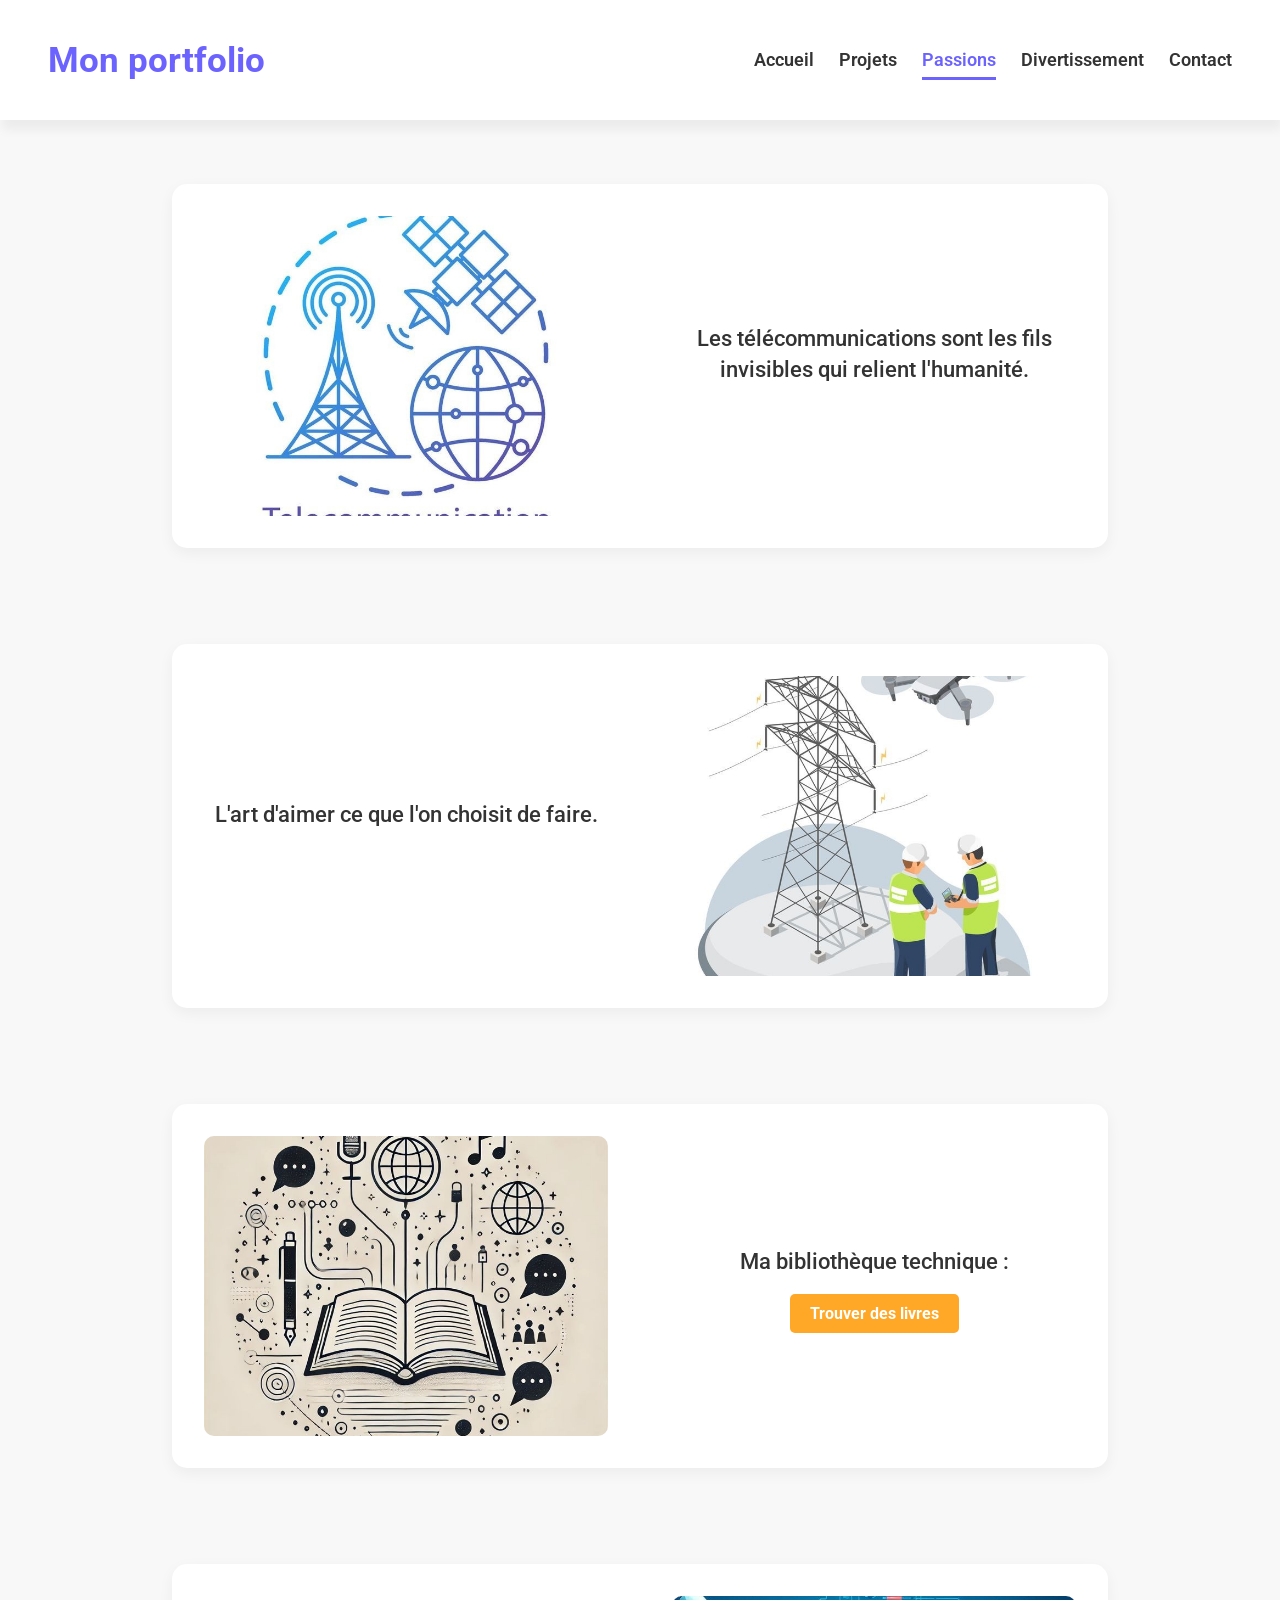
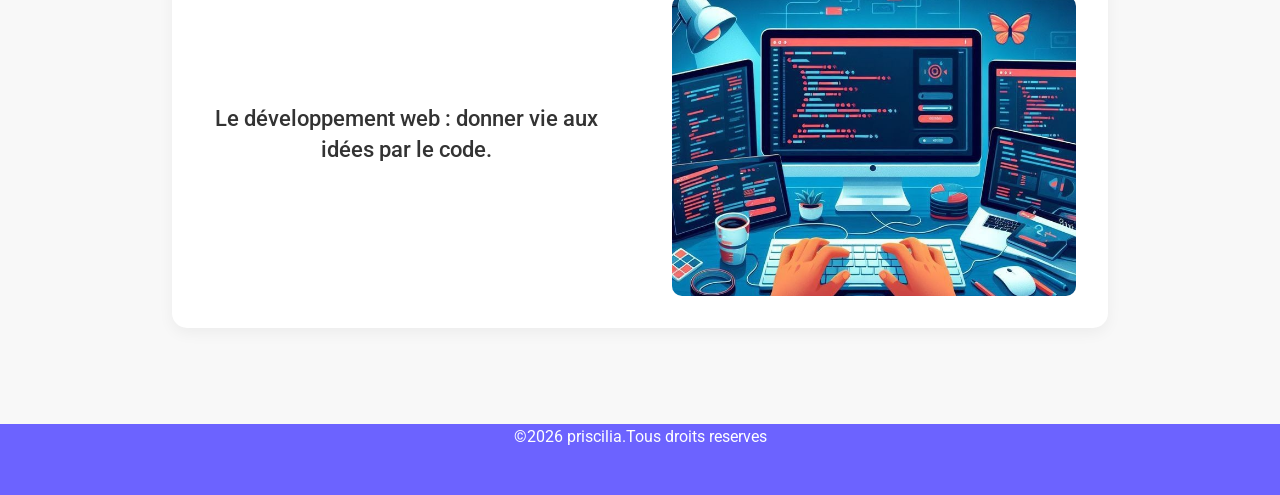
<file: passions.html>
<!DOCTYPE html>
<html lang="en">
<head>
    <meta charset="UTF-8">
    <meta name="viewport" content="width=device-width, initial-scale=1.0">  
    <title>mon portfolio</title>
    <link rel="stylesheet" href="css/style .css">
    <link rel="stylesheet" href="https: //cdnjs.cloudflare.com/ajax/libs/font-awesome/7.0.1/css/all.min.css" integrity="sha512-2SwdPD6INVrV/lHTZbO2nodKhrnDdJK9/kg2XD1r9uGqPo1cUbujc+IYdlYdEErWNu69gVcYgdxlmVmzTWnetw==" crossorigin="anonymous" referrerpolicy="no-referrer" />
    <link rel="preconnect" href="https://fonts.googleapis.com">
    <link rel="preconnect" href="https://fonts.gstatic.com" crossorigin>
    <link href="https://fonts.googleapis.com/css2?family=Roboto:ital,wght@0,100..900;1,100..900&display=swap" rel="stylesheet">

</head>
<body>
 <header>    
    <div>
        <a href="">Mon portfolio</a>
    </div>
    <nav>

        <ul> 
            <li><a href="index.html">Accueil</a></li>
            <li><a href="projets.html">Projets</a></li>
            <li><a href="passions.html" class="active yuh jun">Passions</a></li>
            <li><a href="divertissement.html">Divertissement</a></li>
            <li><a href="contact.html">Contact</a></li>
        </ul>
    </nav>
 </header>

<main class="passions-container">
    <h1>passions</h1>
    <section class="passion-item">
        <div class="passion-img">
            <img src="image/la telecommunication.jpeg" alt="Illustration Télécommunications">
        </div>
        <div class="passion-text">
            <p>Les télécommunications sont les fils invisibles qui relient l'humanité.</p>
        </div>
    </section>

    <section class="passion-item reverse">
        <div class="passion-img">
            <img src="image/ingenieurs.jpeg" alt="Pratique ingénieur télécom">
        </div>
        <div class="passion-text">
            <p>L'art d'aimer ce que l'on choisit de faire.</p>
        </div>
    </section>

    <section class="passion-item">
        <div class="passion-img">
            <img src="image/livres.jpeg" alt="Livre télécom">
        </div>
        <div class="passion-text">
            <p>Ma bibliothèque technique :</p>
            <a href="https://www.eyrolles.com" target="_blank" class="btn-passion">Trouver des livres</a>
        </div>
    </section>

    <section class="passion-item reverse">
        <div class="passion-img">
            <img src="image/develeoppeur.jpeg" alt = "Développeur Web">
        </div>
        <div class="passion-text">
            <p>Le développement web : donner vie aux idées par le code.</p>
        </div>
    </section>
</main>



 
    <footer>
        <p>&copy;2026 priscilia.Tous droits reserves</p>
        <div>
            <a href=""><i class="fa-brands fa-linkedin"></i> </a>
            <a href=""><i class="fa-brands fa-github"></i> </a>
            <a href=""><i class="fa-brands fa-x-twitter"></i> </a>
        </div>
    </footer>
</body>
</html>
</file>
<file: css/style .css>
:root{
    --voilet-doux: #6c63FF;
    --voilet-fonce: #534EDD;
    --orange-vif: #FFA726;
    --gris-tres-fonce: #333;
    --gris-fonce: #666;
    --gris-tres-clair: #F8F8F8;
    --gris-clair: #EEE;
}
* {
    margin: 0;
    padding: 0;
    box-sizing: border-box;
}
body{
    background-color: var(--gris-tres-clair);
    font-family: Roboto, sana-serif;
    line-height: 1.6;
} 
header{
    background-color: white;
    box-shadow: 2px 10px 10px rgba(0,0,0,0.05);
    position: sticky;
    top: 0;
    z-index: 100;
    display: flex;
    justify-content: space-between;
    align-items: center;
    padding: 2rem 3rem;
}
header div a {
    text-decoration: none;
    font-size: 2.2rem;
    font-weight: bold;
    color: var(--voilet-doux);
}

ul li {
    list-style: none;
    margin-left: 25px;
}
ul{
    display: flex;
}
ul li a{
    text-decoration: none;
    color: var(--gris-tres-fonce );
    font-weight: 600;
    font-size: 1.1rem;
    position: relative;
    padding: 10px 0;
}
ul li a:hover{
    color: var(--voilet-doux);
}
ul li a::after{
    content:  '';
    position: absolute;
    left: 0;
    bottom: 0;
    height: 3px;
    width: 0%;
    background-color: var(--voilet-doux);
    transition: width 0.3s ease;
}

ul li a:hover::after{
    width: 100%;
}

 a.active{
    color: var(--voilet-doux)
}
 a.active::after{
    width: 100%;
} 
.hero{
    display: flex;
    justify-content: center;
    align-items: center;
    gap: 5rem;
    text-align: center;
    margin: 10rem 2rem;
}
.hero img{
    width: 300px;
    height: 300px;
    object-fit: cover;
    border-radius: 50%;
    border: 8px solid var(--voilet-doux);
}
.hero h1{
    color: var(--voilet-fonce);
    font-size: 4rem;
    font-weight: 700;
    margin-bottom: 1.2rem;
}
.hero p{
    color: var(--gris-fonce);
    font-size: 1.3rem;
    margin-bottom: 1.2rem;
}
.hero a{
    text-decoration: none;
    display: inline-block;
    background-color: var(--voilet-doux);
    color: white;
    padding: 15px 30px;
    border-radius: 25px;
    text-transform: uppercase;
    letter-spacing: 1.1px;
    font-style: 600;
    margin-top: 1rem;
    transition: background-color 0.3s ease,transform 0.2s ease;
}
.hero a:hover{
    background-color: var(--voilet-fonce);
    transform: translateY(-3PX);
} 
.apropos{
    width: 800px;
    margin: 6rem auto;
    text-align: center;
}
section h2{
    color: var(--voilet-doux);
    font-size: 2.6rem;
    font-weight: 700;
    position: relative;
    text-align: center;
}
section h2::after{
    content:'';
    display: block;
    width: 60px;
    height: 4px;
    background-color: var(--voilet-doux);
    margin: 1.3rem auto;
    border: radius 2px; 
}
.apropos{
    margin-bottom: 2rem;
    color: var(--gris-fonce);
    font-size: 1.1rem;
}
.competences table{
    width: 80%;
    margin: 0 auto;
    border-collapse: collapse;
    background-color: #fff;
    box-shadow: 0 5PX 15PX rgba(0, 0, 0.08 );
    border-radius: 10px;
    overflow: hidden;
}
.competences table th, .competences table td {
    padding: 15px;
}

.competences table thead {
    background-color: var(--voilet-doux);
    color: white;
    text-transform: uppercase;
}
.competences table tbody td {
border-bottom: 1px solid var(--gris-clair);
}
.competences table tbody tr:nth-child(even) {
    background-color: #FDFDFD;
}
.competences table tbody tr {
    transition: background-color 0.3s ease
}


.competences table tbody tr:hover {
    background-color: #f0f0f0;
}
footer{
    margin-top: 3rem;
    background-color: var(--voilet-doux);
    text-align: center;
}
footer p {
    color: white;
    margin-bottom: 1.2rem;
}
footer a {
    display: inline-block;
    font: 1.6rem;
    color: white;
    margin: 0 10px;
    transition: color 0.3s ease, transform 0.2s ease;
}
footer a:hover {
    color: var(--orange-vif);
    transform: translateY(-3px);
}


/* --- STYLISATION DE LA PAGE PROJETS --- */

.realisations {
    padding: 4rem 2rem;
    max-width: 1200px;
    margin: 0 auto;
}

/* Grille des projets */
.projets-gird {
    display: grid;
    grid-template-columns: repeat(auto-fit, minmax(320px, 1fr));
    gap: 2.5rem;
    padding-top: 2rem;
}

/* Style de chaque carte Projet */
.Projet, .Projets, .projets {
    background: white;
    border-radius: 15px;
    overflow: hidden;
    box-shadow: 0 10px 20px rgba(0,0,0,0.08);
    transition: transform 0.3s ease;
    display: flex;
    flex-direction: column;
}

.Projet:hover, .Projets:hover, .projets:hover {
    transform: translateY(-10px);
}

/* Image du projet */
.Projet img, .Projets img, .projets img {
    width: 100%;
    height: 200px;
    object-fit: cover;
    border-bottom: 4px solid var(--voilet-doux);
}

/* Contenu textuel de la carte */
.Projet h3, .Projets h4, .projets h4 {
    padding: 1.5rem 1.5rem 0.5rem;
    color: var(--voilet-doux);
    font-size: 1.4rem;
}

.Projet p, .Projets p, .projets p {
    padding: 0 1.5rem;
    color: var(--gris-fonce);
    font-size: 0.95rem;
    flex-grow: 1;
}

/* Style des Tags (Langages) */
.tags {
    display: flex;
    flex-wrap: wrap;
    gap: 10px;
    padding: 1rem 1.5rem;
    list-style: none;
}

.tags li {
    background-color: #F0EFFF; /* Violet très clair */
    color: var(--voilet-doux);
    padding: 5px 12px;
    border-radius: 20px;
    font-size: 0.8rem;
    font-weight: bold;
    margin-left: 0; /* Override du style général des li */
}

/* Liens en bas de carte (Code / Démo) */
.links {
    display: flex;
    justify-content: space-between;
    align-items: center;
    padding: 1.2rem 1.5rem;
    border-top: 1px solid var(--gris-clair);
}

.links a {
    text-decoration: none;
    color: var(--gris-tres-fonce);
    font-weight: 600;
    font-size: 0.9rem;
    display: flex;
    align-items: center;
    gap: 8px;
    transition: color 0.3s;
}

.links a i {
    font-size: 1.1rem;
}

.links a:hover {
    color: var(--voilet-doux);
}

/* Masquer le h1 principal si vous voulez garder uniquement le h2 "Mes Réalisations" comme sur la maquette */
main > h1 {
    display: none;
}



/* --- Styles Page Contact --- */

.contact-container {
    max-width: 900px;
    margin: 5rem auto;
    padding: 0 2rem;
}

.contact-content {
    display: flex;
    justify-content: space-between;
    align-items: flex-start;
    gap: 4rem;
    margin-top: 3rem;
    background: white;
    padding: 3rem;
    border-radius: 15px;
    box-shadow: 0 10px 30px rgba(0,0,0,0.05);
}

.contact-info {
    flex: 1;
    text-align: left;
}

.contact-info h3 {
    color: var(--voilet-fonce);
    margin-bottom: 1rem;
    font-size: 1.8rem;
}

.contact-item {
    margin: 1.5rem 0;
    font-size: 1.2rem;
    color: var(--gris-tres-fonce);
}

.contact-item i {
    color: var(--voilet-doux);
    margin-right: 10px;
}

.social-direct {
    display: flex;
    gap: 15px;
    margin-top: 20px;
}

.social-direct a {
    text-decoration: none;
    color: white;
    padding: 10px 20px;
    border-radius: 8px;
    font-size: 0.9rem;
    display: flex;
    align-items: center;
    gap: 8px;
    transition: opacity 0.3s;
}

.whatsapp { background-color: #25D366; }
.telegram { background-color: #0088cc; }

.social-direct a:hover { opacity: 0.8; }

/* Formulaire */
.contact-form {
    flex: 1;
    display: flex;
    flex-direction: column;
    gap: 1.5rem;
}

.form-group {
    display: flex;
    flex-direction: column;
    text-align: left;
    gap: 0.5rem;
}

.form-group label {
    font-weight: 600;
    color: var(--gris-tres-fonce);
}

.form-group input {
    padding: 12px;
    border: 1px solid var(--gris-clair);
    border-radius: 8px;
    font-family: inherit;
    background-color: var(--gris-tres-clair);
}

.btn-submit {
    background-color: var(--voilet-doux);
    color: white;
    border: none;
    padding: 15px;
    border-radius: 25px;
    font-weight: bold;
    text-transform: uppercase;
    cursor: pointer;
    transition: background 0.3s;
}

.btn-submit:hover {
    background-color: var(--voilet-fonce);
}

/* Responsive */
@media (max-width: 768px) {
    .contact-content {
        flex-direction: column;
        padding: 2rem;
    }
}

/* Styles pour la page Divertissement */

.divertissement-hero {
    text-align: center;
    margin-top: 4rem;
}

.container-divertissement {
    max-width: 1000px;
    margin: 0 auto 6rem auto;
    padding: 0 2rem;
}

.media-section {
    margin-top: 4rem;
}

.media-section h3 {
    color: var(--voilet-fonce);
    font-size: 1.8rem;
    margin-bottom: 2rem;
    display: flex;
    align-items: center;
    gap: 10px;
}

.webtoon-icon {
    width: 30px;
    height: 30px;
}

.grid-media {
    display: grid;
    grid-template-columns: repeat(2, 1fr);
    gap: 2rem;
}

/* Pour centrer l'image unique du jeu vidéo */
.grid-media.single-item {
    grid-template-columns: 1fr;
    max-width: 500px;
    margin: 0 auto;
}

.grid-media figure {
    background: white;
    padding: 15px;
    border-radius: 15px;
    box-shadow: 0 5px 15px rgba(0,0,0,0.05);
    transition: transform 0.3s ease;
}

.grid-media figure:hover {
    transform: scale(1.03);
}

.grid-media img {
    width: 100%;
    height: 250px;
    object-fit: cover;
    border-radius: 10px;
    display: block;
}

.grid-media figcaption {
    margin-top: 1rem;
    font-weight: 600;
    color: var(--gris-tres-fonce);
    text-align: center;
}

/* Responsive pour mobile */
@media (max-width: 768px) {
    .grid-media {
        grid-template-columns: 1fr;
    }
}


/* --- Styles pour la page Passions --- */

.passions-container {
    max-width: 1000px;
    margin: 4rem auto;
    padding: 0 2rem;
}

.passion-item {
    display: flex;
    align-items: center;
    gap: 4rem;
    margin-bottom: 6rem;
    background-color: white;
    padding: 2rem;
    border-radius: 15px;
    box-shadow: 0 5px 15px rgba(0,0,0,0.05);
}

/* Alterne l'ordre de l'image et du texte pour les sections "reverse" */
.passion-item.reverse {
    flex-direction: row-reverse;
}

.passion-img {
    flex: 1;
}

.passion-img img {
    width: 100%;
    height: 300px;
    object-fit: cover;
    border-radius: 10px;
    display: block;
}

.passion-text {
    flex: 1;
    text-align: center;
}

.passion-text p {
    font-size: 1.4rem;
    color: var(--gris-tres-fonce);
    font-weight: 500;
    line-height: 1.4;
    margin-bottom: 1.5rem;
}

/* Bouton spécifique pour le lien vers la plateforme de livres */
.btn-passion {
    text-decoration: none;
    background-color: var(--orange-vif);
    color: white;
    padding: 10px 20px;
    border-radius: 5px;
    font-weight: bold;
    transition: opacity 0.3s ease;
}

.btn-passion:hover {
    opacity: 0.9;
}

/* Responsive pour mobiles */
@media (max-width: 768px) {
    .passion-item, .passion-item.reverse {
        flex-direction: column;
        gap: 1.5rem;
    }
    
    .passion-img img {
        height: 200px;
    }
}
</file>
